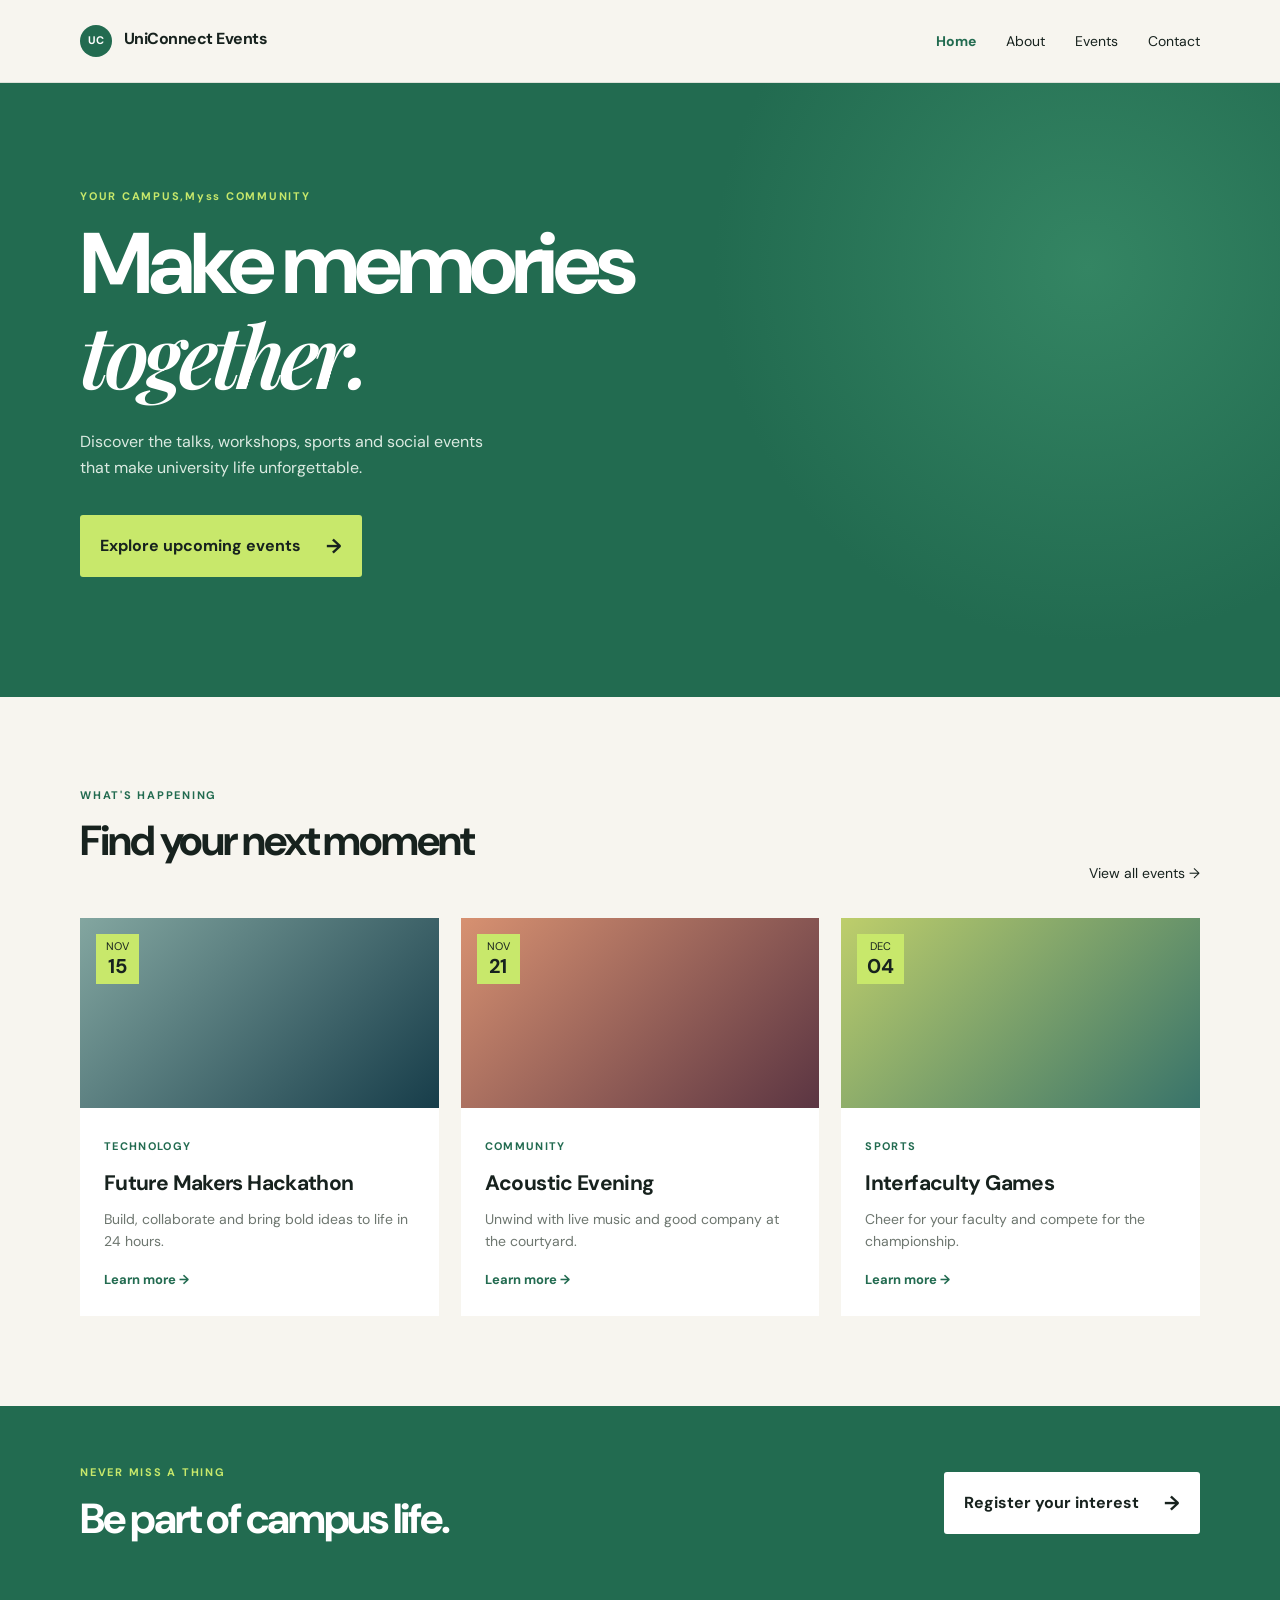
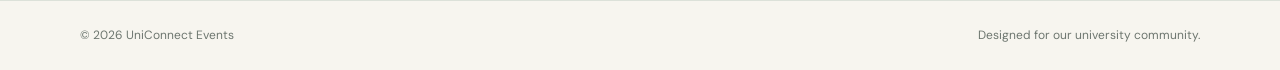
<file: index.html>
<!doctype html>
<html lang="en">
<head>
  <meta charset="utf-8">
  <meta name="viewport" content="width=device-width, initial-scale=1">
  <title>Uni Events</title>
  <link rel="stylesheet" href="styles.css">
</head>
<body>
  <header class="site-header">
    <nav class="nav container" aria-label="Main navigation">
      <a class="brand" href="index.html"><span>UC</span> UniConnect Events</a>
      <div class="nav-links">
        <a class="active" href="index.html">Home</a>
        <a href="about.html">About</a>
        <a href="events.html">Events</a>
        <a href="contact.html">Contact</a>
      </div>
    </nav>
  </header>
  <main>
    <section class="hero">
      <div class="container hero-content">
        <p class="eyebrow">YOUR CAMPUS,Myss COMMUNITY</p>
        <h1>Make memories<br><em>together.</em></h1>
        <p class="hero-copy">Discover the talks, workshops, sports and social events that make university life unforgettable.</p>
        <a class="button" href="events.html">Explore upcoming events <span>→</span></a>
      </div>
    </section>
    <section class="section container">
      <div class="section-heading">
        <div><p class="eyebrow">WHAT'S HAPPENING</p><h2>Find your next moment</h2></div>
        <a class="text-link" href="events.html">View all events →</a>
      </div>
      <div class="cards">
        <article class="event-card">
          <div class="card-image image-tech"><span class="date-badge">NOV <strong>15</strong></span></div>
          <div class="card-body"><span class="tag">Technology</span><h3>Future Makers Hackathon</h3><p>Build, collaborate and bring bold ideas to life in 24 hours.</p><a href="events.html">Learn more →</a></div>
        </article>
        <article class="event-card">
          <div class="card-image image-music"><span class="date-badge">NOV <strong>21</strong></span></div>
          <div class="card-body"><span class="tag">Community</span><h3>Acoustic Evening</h3><p>Unwind with live music and good company at the courtyard.</p><a href="events.html">Learn more →</a></div>
        </article>
        <article class="event-card">
          <div class="card-image image-sport"><span class="date-badge">DEC <strong>04</strong></span></div>
          <div class="card-body"><span class="tag">Sports</span><h3>Interfaculty Games</h3><p>Cheer for your faculty and compete for the championship.</p><a href="events.html">Learn more →</a></div>
        </article>
      </div>
    </section>
    <section class="cta-section"><div class="container cta"><div><p class="eyebrow">NEVER MISS A THING</p><h2>Be part of campus life.</h2></div><a class="button light" href="contact.html">Register your interest <span>→</span></a></div></section>
  </main>
  <footer class="footer"><div class="container footer-inner"><span>© 2026 UniConnect Events</span><span>Designed for our university community.</span></div></footer>
</body>
</html>
</file>
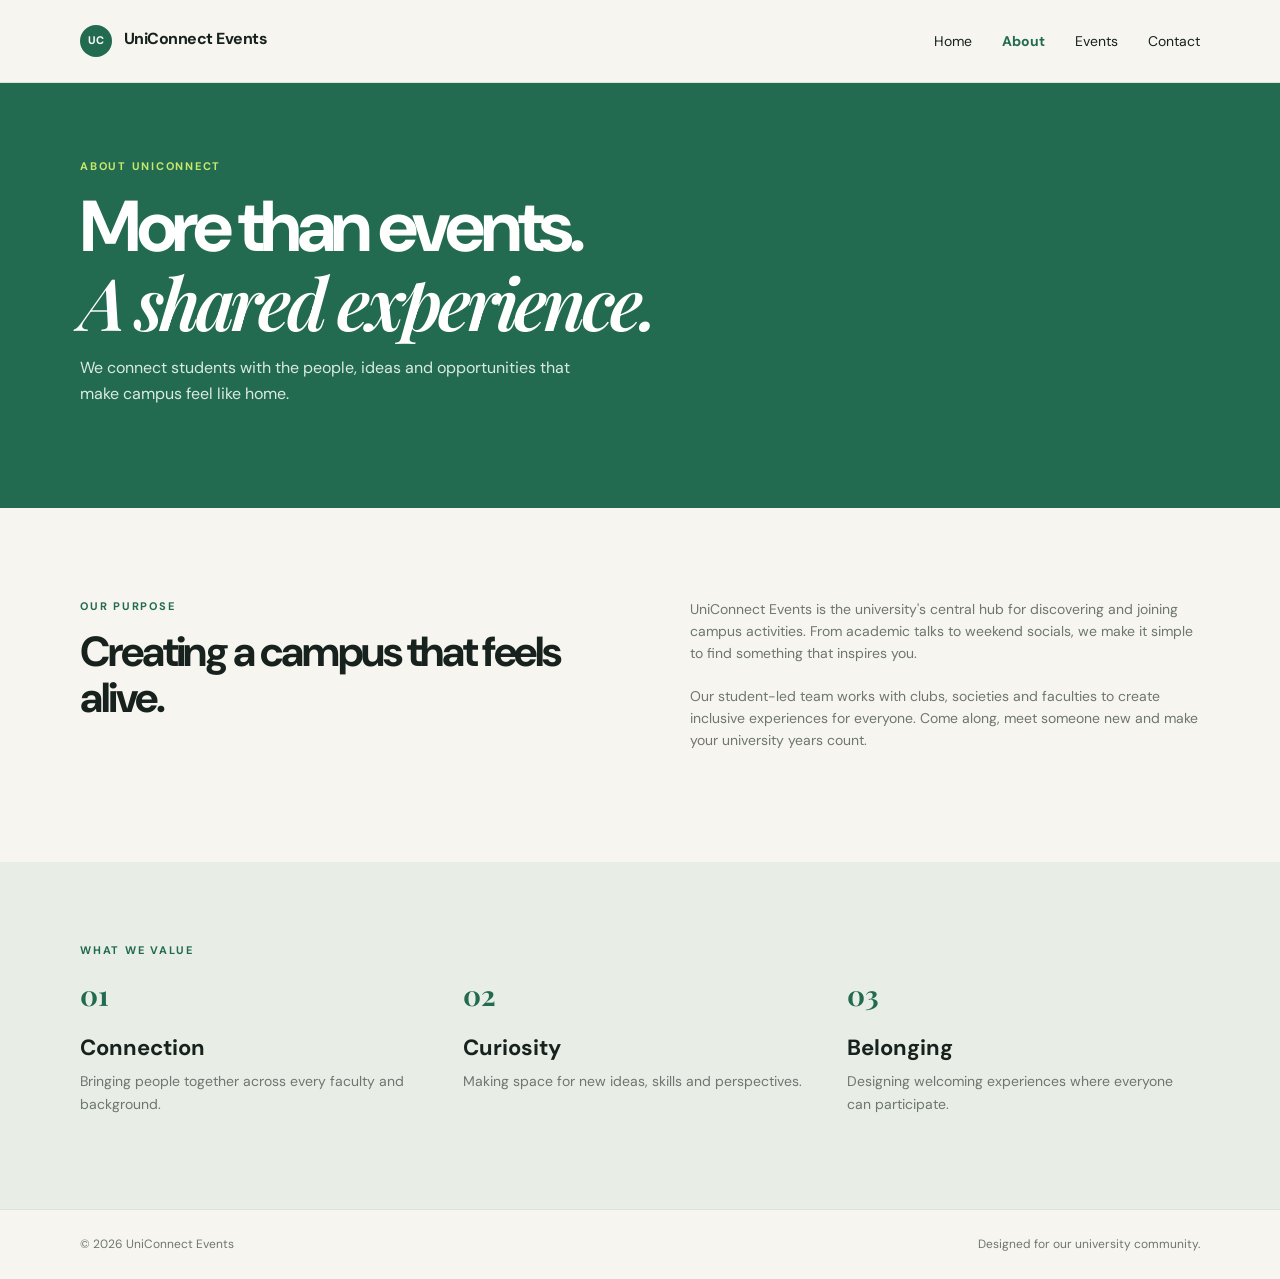
<file: about.html>
<!doctype html>
<html lang="en">
<head><meta charset="utf-8"><meta name="viewport" content="width=device-width, initial-scale=1"><title>UniConnect Events | About</title><link rel="stylesheet" href="styles.css"></head>
<body>
  <header class="site-header"><nav class="nav container" aria-label="Main navigation"><a class="brand" href="index.html"><span>UC</span> UniConnect Events</a><div class="nav-links"><a href="index.html">Home</a><a class="active" href="about.html">About</a><a href="events.html">Events</a><a href="contact.html">Contact</a></div></nav></header>
  <main><section class="page-hero"><div class="container"><p class="eyebrow">ABOUT UNICONNECT</p><h1>More than events.<br><em>A shared experience.</em></h1><p>We connect students with the people, ideas and opportunities that make campus feel like home.</p></div></section>
    <section class="section container two-column"><div><p class="eyebrow">OUR PURPOSE</p><h2>Creating a campus that feels alive.</h2></div><div class="prose"><p>UniConnect Events is the university's central hub for discovering and joining campus activities. From academic talks to weekend socials, we make it simple to find something that inspires you.</p><p>Our student-led team works with clubs, societies and faculties to create inclusive experiences for everyone. Come along, meet someone new and make your university years count.</p></div></section>
    <section class="values"><div class="container"><p class="eyebrow">WHAT WE VALUE</p><div class="value-grid"><div><strong>01</strong><h3>Connection</h3><p>Bringing people together across every faculty and background.</p></div><div><strong>02</strong><h3>Curiosity</h3><p>Making space for new ideas, skills and perspectives.</p></div><div><strong>03</strong><h3>Belonging</h3><p>Designing welcoming experiences where everyone can participate.</p></div></div></div></section>
  </main><footer class="footer"><div class="container footer-inner"><span>© 2026 UniConnect Events</span><span>Designed for our university community.</span></div></footer>
</body></html>
</file>
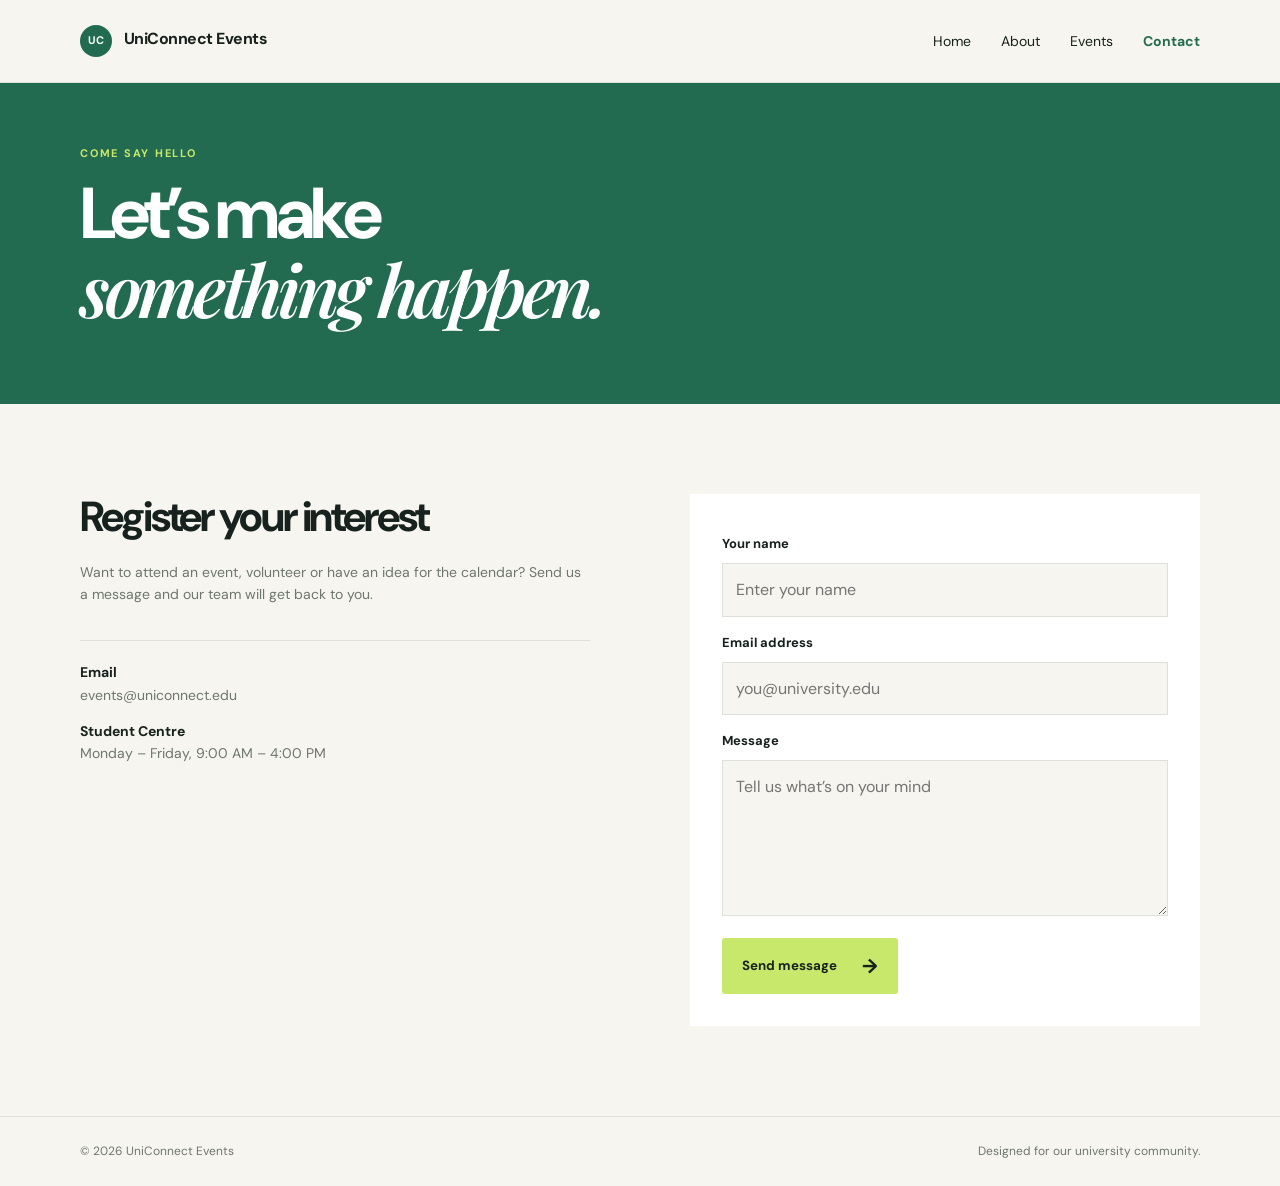
<file: contact.html>
<!doctype html>
<html lang="en">
<head><meta charset="utf-8"><meta name="viewport" content="width=device-width, initial-scale=1"><title>UniConnect Events | Contact</title><link rel="stylesheet" href="styles.css"></head>
<body>
  <header class="site-header"><nav class="nav container" aria-label="Main navigation"><a class="brand" href="index.html"><span>UC</span> UniConnect Events</a><div class="nav-links"><a href="index.html">Home</a><a href="about.html">About</a><a href="events.html">Events</a><a class="active" href="contact.html">Contact</a></div></nav></header>
  <main><section class="page-hero compact"><div class="container"><p class="eyebrow">COME SAY HELLO</p><h1>Let’s make<br><em>something happen.</em></h1></div></section>
    <section class="section container contact-grid"><div><h2>Register your interest</h2><p class="prose">Want to attend an event, volunteer or have an idea for the calendar? Send us a message and our team will get back to you.</p><div class="contact-details"><p><strong>Email</strong><br>events@uniconnect.edu</p><p><strong>Student Centre</strong><br>Monday – Friday, 9:00 AM – 4:00 PM</p></div></div><form class="contact-form"><label for="name">Your name</label><input id="name" type="text" placeholder="Enter your name" required><label for="email">Email address</label><input id="email" type="email" placeholder="you@university.edu" required><label for="message">Message</label><textarea id="message" rows="5" placeholder="Tell us what’s on your mind" required></textarea><button class="button" type="submit">Send message <span>→</span></button></form></section>
  </main><footer class="footer"><div class="container footer-inner"><span>© 2026 UniConnect Events</span><span>Designed for our university community.</span></div></footer>
</body></html>
</file>
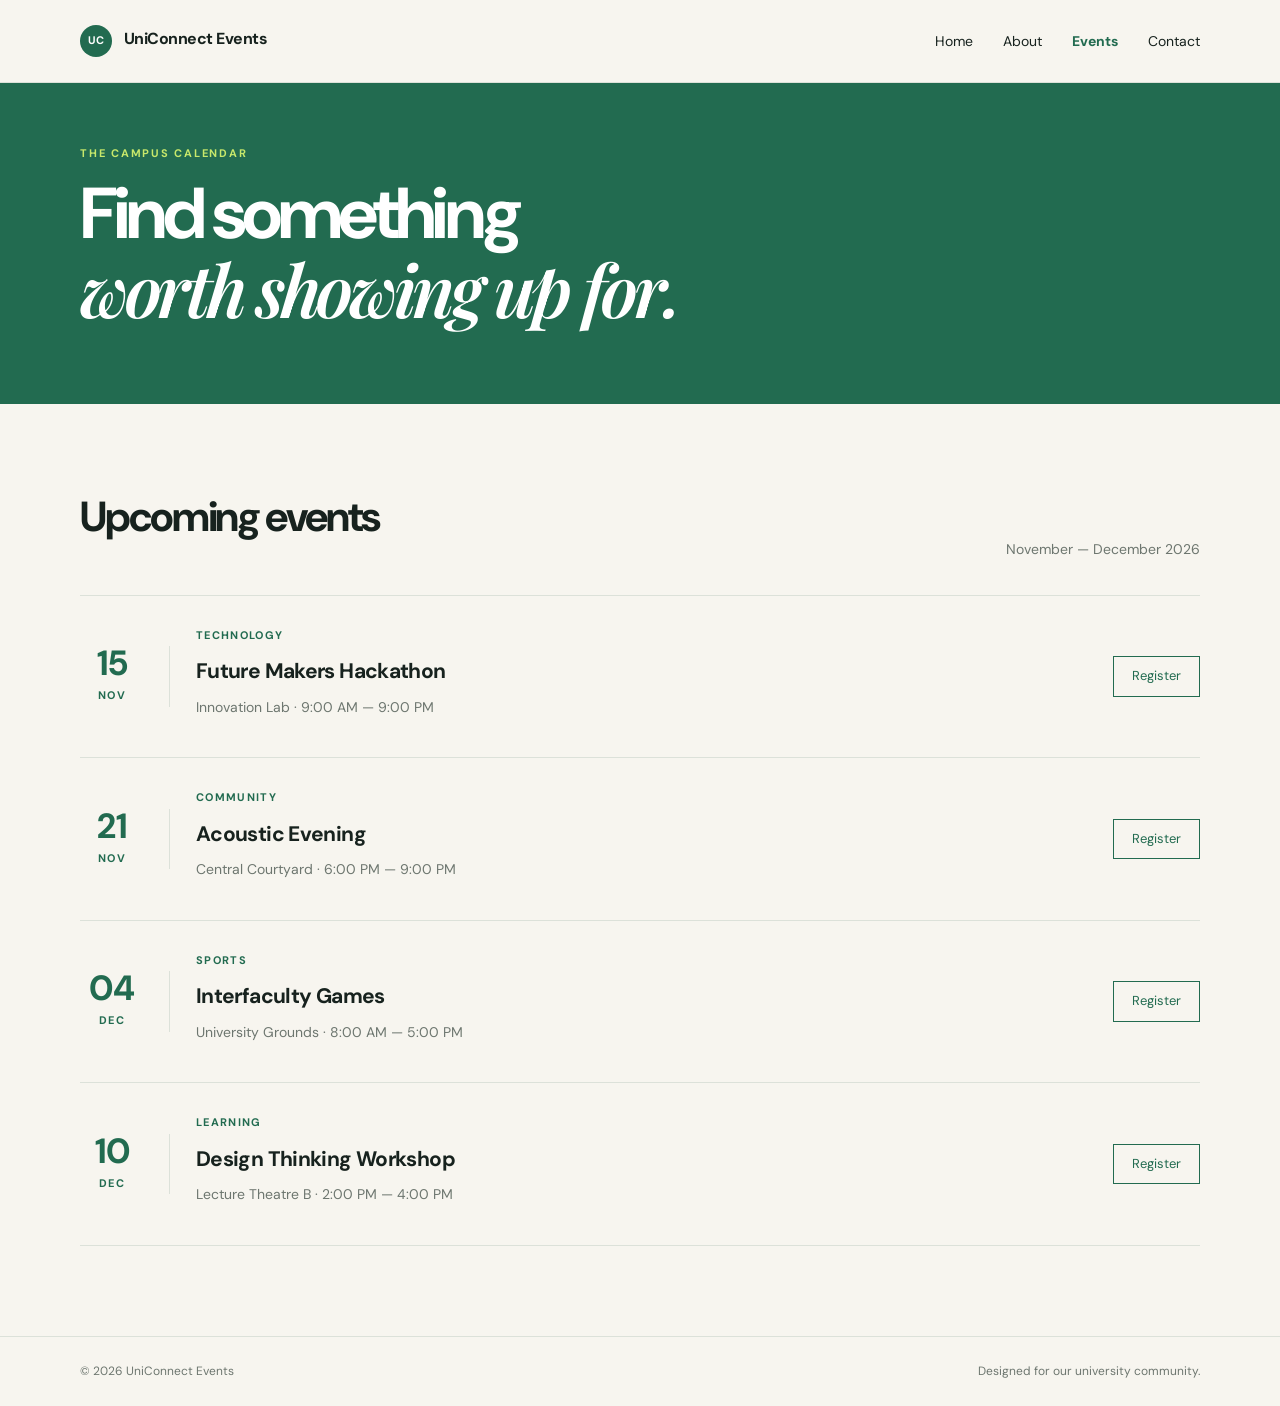
<file: events.html>
<!doctype html>
<html lang="en">
<head><meta charset="utf-8"><meta name="viewport" content="width=device-width, initial-scale=1"><title>UniConnect Events | Events</title><link rel="stylesheet" href="styles.css"></head>
<body>
  <header class="site-header"><nav class="nav container" aria-label="Main navigation"><a class="brand" href="index.html"><span>UC</span> UniConnect Events</a><div class="nav-links"><a href="index.html">Home</a><a href="about.html">About</a><a class="active" href="events.html">Events</a><a href="contact.html">Contact</a></div></nav></header>
  <main><section class="page-hero compact"><div class="container"><p class="eyebrow">THE CAMPUS CALENDAR</p><h1>Find something<br><em>worth showing up for.</em></h1></div></section>
    <section class="section container"><div class="filter-row"><h2>Upcoming events</h2><span class="muted">November — December 2026</span></div><div class="event-list">
      <article class="event-row"><div class="event-date"><strong>15</strong><span>NOV</span></div><div><span class="tag">Technology</span><h3>Future Makers Hackathon</h3><p>Innovation Lab · 9:00 AM — 9:00 PM</p></div><a class="outline-button" href="contact.html">Register</a></article>
      <article class="event-row"><div class="event-date"><strong>21</strong><span>NOV</span></div><div><span class="tag">Community</span><h3>Acoustic Evening</h3><p>Central Courtyard · 6:00 PM — 9:00 PM</p></div><a class="outline-button" href="contact.html">Register</a></article>
      <article class="event-row"><div class="event-date"><strong>04</strong><span>DEC</span></div><div><span class="tag">Sports</span><h3>Interfaculty Games</h3><p>University Grounds · 8:00 AM — 5:00 PM</p></div><a class="outline-button" href="contact.html">Register</a></article>
      <article class="event-row"><div class="event-date"><strong>10</strong><span>DEC</span></div><div><span class="tag">Learning</span><h3>Design Thinking Workshop</h3><p>Lecture Theatre B · 2:00 PM — 4:00 PM</p></div><a class="outline-button" href="contact.html">Register</a></article>
    </div></section>
  </main><footer class="footer"><div class="container footer-inner"><span>© 2026 UniConnect Events</span><span>Designed for our university community.</span></div></footer>
</body></html>
</file>
<file: styles.css>
@import url('https://fonts.googleapis.com/css2?family=DM+Sans:wght@400;500;700&family=Playfair+Display:ital,wght@0,600;1,600&display=swap');
:root{--ink:#17221e;--cream:#f7f5ef;--green:#226b50;--lime:#c8e86b;--muted:#6d766f;--line:#dce1d9}*{box-sizing:border-box}body{margin:0;color:var(--ink);background:var(--cream);font:16px/1.6 'DM Sans',sans-serif}.container{width:min(1120px,calc(100% - 48px));margin:auto}.site-header{background:var(--cream);border-bottom:1px solid var(--line)}.nav{height:82px;display:flex;align-items:center;justify-content:space-between}.brand{color:var(--ink);font-weight:700;text-decoration:none;letter-spacing:-.03em}.brand span{display:inline-grid;place-items:center;background:var(--green);color:white;border-radius:50%;font-size:11px;width:32px;height:32px;margin-right:8px}.nav-links{display:flex;gap:30px}.nav-links a,.text-link{color:var(--ink);text-decoration:none;font-size:14px}.nav-links a.active,.nav-links a:hover,.text-link:hover{color:var(--green);font-weight:700}.hero{background:var(--green);color:white;padding:105px 0 120px;background-image:radial-gradient(circle at 85% 30%,#348563 0,transparent 32%)}.eyebrow{color:var(--green);font-size:11px;font-weight:700;letter-spacing:.16em;margin:0 0 14px}.hero .eyebrow,.page-hero .eyebrow,.cta-section .eyebrow{color:var(--lime)}h1,h2,h3,p{margin-top:0}h1{font-size:clamp(48px,7vw,86px);line-height:1.04;letter-spacing:-.06em;margin-bottom:24px}h1 em,h2 em{font-family:'Playfair Display',serif;font-weight:600}h2{font-size:42px;line-height:1.1;letter-spacing:-.05em;margin-bottom:20px}.hero-copy{max-width:430px;color:#dbeae1;margin-bottom:34px}.button{display:inline-flex;gap:25px;align-items:center;border:0;border-radius:3px;background:var(--lime);color:var(--ink);padding:15px 20px;text-decoration:none;font-weight:700;font-family:inherit;cursor:pointer}.button span{font-size:20px}.section{padding:90px 0}.section-heading,.filter-row{display:flex;align-items:end;justify-content:space-between;margin-bottom:34px}.cards{display:grid;grid-template-columns:repeat(3,1fr);gap:22px}.event-card{background:white}.card-image{height:190px;position:relative}.image-tech{background:linear-gradient(135deg,#83a6a0,#173d4a)}.image-music{background:linear-gradient(135deg,#d79171,#5b3542)}.image-sport{background:linear-gradient(135deg,#bece6b,#38736a)}.date-badge{position:absolute;top:16px;left:16px;background:var(--lime);font-size:11px;text-align:center;padding:6px 10px;line-height:1.2}.date-badge strong{display:block;font-size:20px}.card-body{padding:24px}.tag{color:var(--green);font-size:11px;text-transform:uppercase;letter-spacing:.12em;font-weight:700}.card-body h3,.event-row h3{margin:9px 0 7px;font-size:21px;letter-spacing:-.03em}.card-body p,.event-row p,.prose{color:var(--muted);font-size:14px}.card-body a{color:var(--green);font-size:13px;font-weight:700;text-decoration:none}.cta-section{background:var(--green);color:white;padding:58px 0}.cta{display:flex;justify-content:space-between;align-items:center}.cta h2{margin:0}.button.light{background:white}.footer{border-top:1px solid var(--line);padding:25px 0;color:var(--muted);font-size:12px}.footer-inner{display:flex;justify-content:space-between}.page-hero{background:var(--green);color:white;padding:75px 0 85px}.page-hero h1{font-size:clamp(44px,6vw,72px);margin-bottom:10px}.page-hero p:not(.eyebrow){color:#dbeae1;max-width:500px}.page-hero.compact{padding:62px 0}.two-column{display:grid;grid-template-columns:1fr 1fr;gap:100px}.prose p{margin-bottom:20px}.values{background:#e8eee6;padding:80px 0}.value-grid{display:grid;grid-template-columns:repeat(3,1fr);gap:30px}.value-grid strong{font-family:'Playfair Display';font-size:28px;color:var(--green)}.value-grid h3{font-size:22px;margin:12px 0 5px}.value-grid p{color:var(--muted);font-size:14px}.muted{color:var(--muted);font-size:14px}.event-list{border-top:1px solid var(--line)}.event-row{display:grid;grid-template-columns:90px 1fr auto;align-items:center;gap:26px;padding:25px 0;border-bottom:1px solid var(--line)}.event-date{color:var(--green);text-align:center;border-right:1px solid var(--line);padding-right:25px}.event-date strong{font-size:35px;line-height:1;display:block}.event-date span{font-size:11px;font-weight:700;letter-spacing:.1em}.outline-button{border:1px solid var(--green);color:var(--green);padding:9px 18px;text-decoration:none;font-size:13px}.contact-grid{display:grid;grid-template-columns:1fr 1fr;gap:100px}.contact-details{border-top:1px solid var(--line);margin-top:35px;padding-top:20px;color:var(--muted);font-size:14px}.contact-details strong{color:var(--ink)}.contact-form{background:white;padding:32px;display:flex;flex-direction:column;gap:8px}.contact-form label{font-size:13px;font-weight:700;margin-top:8px}.contact-form input,.contact-form textarea{border:1px solid var(--line);padding:13px;font:inherit;background:var(--cream);resize:vertical}.contact-form .button{margin-top:14px;align-self:start}@media(max-width:700px){.container{width:min(100% - 32px,1120px)}.nav{height:auto;padding:18px 0;align-items:flex-start;gap:15px}.nav-links{gap:12px;flex-wrap:wrap;justify-content:flex-end}.nav-links a{font-size:12px}.hero{padding:75px 0 85px}h1{font-size:52px}.section{padding:60px 0}.section-heading,.filter-row,.cta{display:block}.section-heading .text-link{display:block;margin-top:18px}.cards,.two-column,.contact-grid{grid-template-columns:1fr;gap:25px}.value-grid{grid-template-columns:1fr;gap:25px}.event-row{grid-template-columns:65px 1fr;gap:15px}.event-date{padding-right:12px}.outline-button{grid-column:2;justify-self:start}.footer-inner{display:block}.footer-inner span{display:block;margin:4px 0}}
</file>
